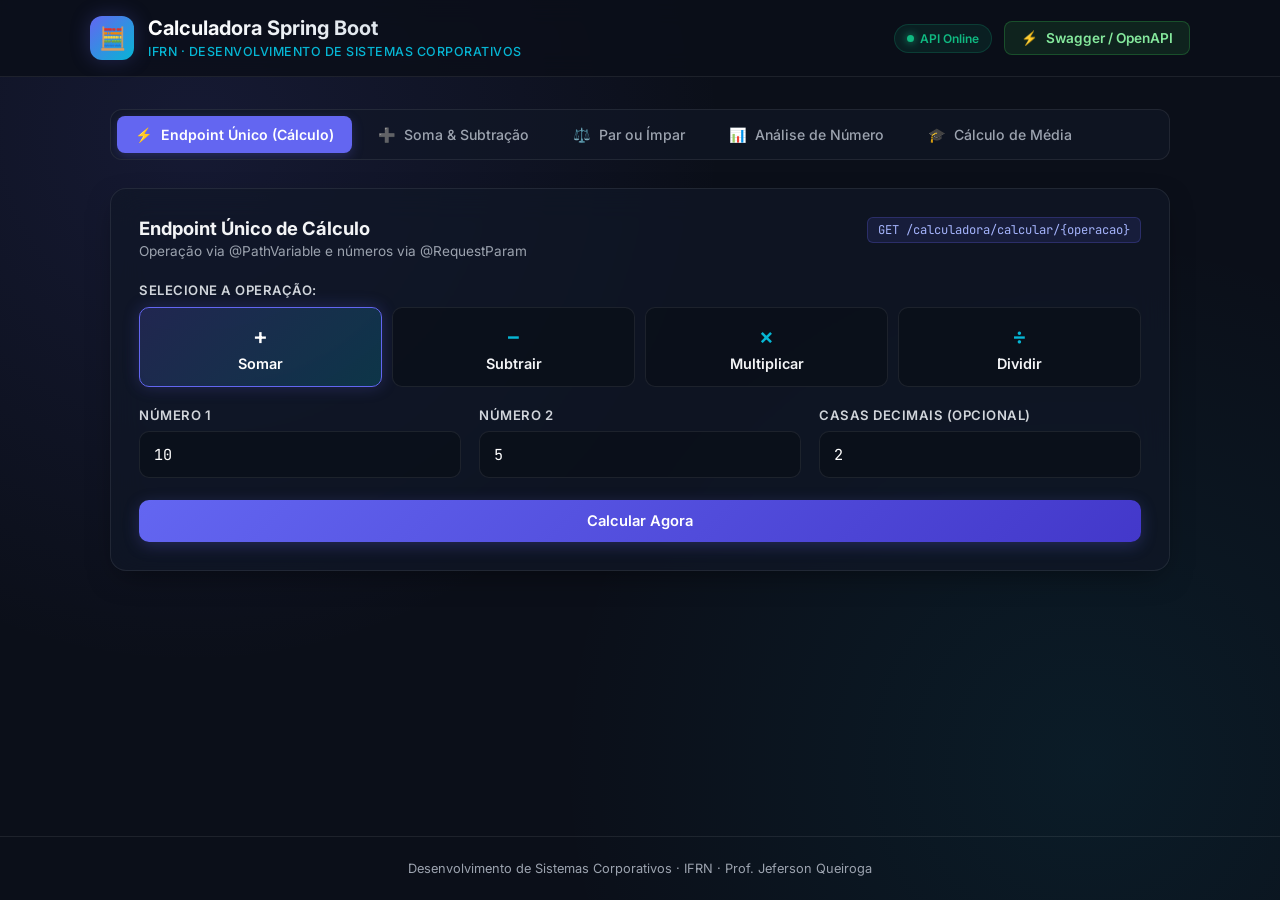
<file: src/main/resources/static/index.html>
<!DOCTYPE html>
<html lang="pt-BR">
<head>
    <meta charset="UTF-8">
    <meta name="viewport" content="width=device-width, initial-scale=1.0">
    <title>Calculadora API — IFRN DSC</title>
    <link rel="preconnect" href="https://fonts.googleapis.com">
    <link rel="preconnect" href="https://fonts.gstatic.com" crossorigin>
    <link href="https://fonts.googleapis.com/css2?family=Inter:wght@300;400;500;600;700;800&family=JetBrains+Mono:wght@400;500;600&display=swap" rel="stylesheet">
    <style>
        :root {
            --bg-primary: #0b0f19;
            --bg-secondary: #111827;
            --bg-card: rgba(17, 24, 39, 0.7);
            --border-color: rgba(255, 255, 255, 0.08);
            --border-hover: rgba(99, 102, 241, 0.4);
            --primary: #6366f1;
            --primary-hover: #4f46e5;
            --primary-glow: rgba(99, 102, 241, 0.25);
            --accent: #06b6d4;
            --success: #10b981;
            --warning: #f59e0b;
            --danger: #ef4444;
            --text-main: #f3f4f6;
            --text-muted: #9ca3af;
            --radius-lg: 16px;
            --radius-md: 10px;
            --shadow-card: 0 10px 30px -10px rgba(0, 0, 0, 0.5);
        }

        * {
            margin: 0;
            padding: 0;
            box-sizing: border-box;
            font-family: 'Inter', -apple-system, BlinkMacSystemFont, sans-serif;
        }

        body {
            background-color: var(--bg-primary);
            color: var(--text-main);
            min-height: 100vh;
            display: flex;
            flex-direction: column;
            background-image: 
                radial-gradient(circle at 15% 15%, rgba(99, 102, 241, 0.12) 0%, transparent 40%),
                radial-gradient(circle at 85% 85%, rgba(6, 182, 212, 0.08) 0%, transparent 40%);
            background-attachment: fixed;
        }

        /* Header */
        header {
            border-bottom: 1px solid var(--border-color);
            background: rgba(11, 15, 25, 0.85);
            backdrop-filter: blur(12px);
            position: sticky;
            top: 0;
            z-index: 50;
            padding: 16px 24px;
        }

        .header-container {
            max-width: 1100px;
            margin: 0 auto;
            display: flex;
            align-items: center;
            justify-content: space-between;
            flex-wrap: wrap;
            gap: 16px;
        }

        .logo-area {
            display: flex;
            align-items: center;
            gap: 14px;
        }

        .logo-badge {
            background: linear-gradient(135deg, var(--primary), var(--accent));
            width: 44px;
            height: 44px;
            border-radius: 12px;
            display: flex;
            align-items: center;
            justify-content: center;
            box-shadow: 0 0 20px var(--primary-glow);
            font-size: 22px;
        }

        .logo-text h1 {
            font-size: 1.25rem;
            font-weight: 700;
            background: linear-gradient(to right, #fff, #cbd5e1);
            -webkit-background-clip: text;
            -webkit-text-fill-color: transparent;
        }

        .logo-text span {
            font-size: 0.78rem;
            color: var(--accent);
            font-weight: 500;
            letter-spacing: 0.5px;
        }

        .header-actions {
            display: flex;
            align-items: center;
            gap: 12px;
        }

        .btn-swagger {
            display: inline-flex;
            align-items: center;
            gap: 8px;
            padding: 8px 16px;
            border-radius: 8px;
            font-size: 0.85rem;
            font-weight: 600;
            text-decoration: none;
            color: #85e89d;
            background: rgba(46, 160, 67, 0.15);
            border: 1px solid rgba(46, 160, 67, 0.35);
            transition: all 0.2s ease;
        }

        .btn-swagger:hover {
            background: rgba(46, 160, 67, 0.25);
            border-color: #2ea043;
            transform: translateY(-1px);
        }

        .status-pill {
            display: inline-flex;
            align-items: center;
            gap: 6px;
            padding: 6px 12px;
            border-radius: 999px;
            font-size: 0.75rem;
            font-weight: 600;
            background: rgba(16, 185, 129, 0.1);
            color: var(--success);
            border: 1px solid rgba(16, 185, 129, 0.2);
        }

        .status-dot {
            width: 7px;
            height: 7px;
            border-radius: 50%;
            background: var(--success);
            box-shadow: 0 0 8px var(--success);
            animation: pulse 2s infinite;
        }

        @keyframes pulse {
            0%, 100% { opacity: 1; }
            50% { opacity: 0.4; }
        }

        /* Main container */
        main {
            max-width: 1100px;
            margin: 0 auto;
            padding: 32px 20px 60px;
            width: 100%;
            flex: 1;
        }

        /* Navigation Tabs */
        .tabs {
            display: flex;
            gap: 8px;
            padding: 6px;
            background: rgba(17, 24, 39, 0.6);
            border: 1px solid var(--border-color);
            border-radius: 12px;
            margin-bottom: 28px;
            overflow-x: auto;
            scrollbar-width: none;
        }

        .tabs::-webkit-scrollbar {
            display: none;
        }

        .tab-btn {
            background: transparent;
            border: none;
            color: var(--text-muted);
            padding: 10px 18px;
            border-radius: 8px;
            font-size: 0.88rem;
            font-weight: 500;
            cursor: pointer;
            transition: all 0.2s;
            white-space: nowrap;
            display: flex;
            align-items: center;
            gap: 8px;
        }

        .tab-btn:hover {
            color: var(--text-main);
            background: rgba(255, 255, 255, 0.04);
        }

        .tab-btn.active {
            color: #fff;
            background: var(--primary);
            box-shadow: 0 4px 12px var(--primary-glow);
            font-weight: 600;
        }

        /* Tab Content Panel */
        .tab-panel {
            display: none;
            animation: fadeIn 0.3s ease;
        }

        .tab-panel.active {
            display: block;
        }

        @keyframes fadeIn {
            from { opacity: 0; transform: translateY(6px); }
            to { opacity: 1; transform: translateY(0); }
        }

        /* Card Layout */
        .card {
            background: var(--bg-card);
            border: 1px solid var(--border-color);
            border-radius: var(--radius-lg);
            padding: 28px;
            box-shadow: var(--shadow-card);
            backdrop-filter: blur(16px);
            margin-bottom: 24px;
        }

        .card-header {
            margin-bottom: 20px;
            display: flex;
            justify-content: space-between;
            align-items: flex-start;
            gap: 12px;
            flex-wrap: wrap;
        }

        .card-title {
            font-size: 1.15rem;
            font-weight: 700;
            display: flex;
            align-items: center;
            gap: 10px;
        }

        .card-desc {
            color: var(--text-muted);
            font-size: 0.85rem;
            margin-top: 4px;
        }

        .badge-endpoint {
            font-family: 'JetBrains Mono', monospace;
            font-size: 0.76rem;
            padding: 4px 10px;
            border-radius: 6px;
            background: rgba(99, 102, 241, 0.12);
            border: 1px solid rgba(99, 102, 241, 0.25);
            color: #a5b4fc;
        }

        /* Form elements */
        .form-grid {
            display: grid;
            grid-template-columns: repeat(auto-fit, minmax(200px, 1fr));
            gap: 18px;
            margin-bottom: 22px;
        }

        .form-group {
            display: flex;
            flex-direction: column;
            gap: 8px;
        }

        label {
            font-size: 0.82rem;
            font-weight: 600;
            color: #d1d5db;
            text-transform: uppercase;
            letter-spacing: 0.5px;
        }

        input[type="number"], select {
            background: rgba(11, 15, 25, 0.8);
            border: 1px solid var(--border-color);
            color: #fff;
            padding: 12px 14px;
            border-radius: var(--radius-md);
            font-size: 0.95rem;
            outline: none;
            transition: all 0.2s ease;
            font-family: 'JetBrains Mono', monospace;
        }

        input[type="number"]:focus, select:focus {
            border-color: var(--primary);
            box-shadow: 0 0 0 3px var(--primary-glow);
        }

        /* Operation Selector Buttons */
        .op-buttons {
            display: grid;
            grid-template-columns: repeat(4, 1fr);
            gap: 10px;
            margin-bottom: 20px;
        }

        .op-btn {
            background: rgba(11, 15, 25, 0.8);
            border: 1px solid var(--border-color);
            color: var(--text-main);
            padding: 14px 10px;
            border-radius: var(--radius-md);
            cursor: pointer;
            display: flex;
            flex-direction: column;
            align-items: center;
            gap: 6px;
            font-weight: 600;
            font-size: 0.9rem;
            transition: all 0.2s;
        }

        .op-btn .op-symbol {
            font-size: 1.4rem;
            color: var(--accent);
        }

        .op-btn:hover {
            border-color: var(--border-hover);
            transform: translateY(-2px);
        }

        .op-btn.selected {
            background: linear-gradient(135deg, rgba(99, 102, 241, 0.2), rgba(6, 182, 212, 0.2));
            border-color: var(--primary);
            color: #fff;
            box-shadow: 0 0 16px var(--primary-glow);
        }

        .op-btn.selected .op-symbol {
            color: #fff;
        }

        /* Action Buttons */
        .btn-submit {
            background: linear-gradient(135deg, var(--primary), #4338ca);
            color: #fff;
            border: none;
            padding: 12px 24px;
            border-radius: var(--radius-md);
            font-weight: 600;
            font-size: 0.92rem;
            cursor: pointer;
            display: inline-flex;
            align-items: center;
            justify-content: center;
            gap: 8px;
            transition: all 0.2s ease;
            width: 100%;
            box-shadow: 0 4px 16px var(--primary-glow);
        }

        .btn-submit:hover {
            transform: translateY(-2px);
            box-shadow: 0 6px 20px var(--primary-glow);
        }

        .btn-submit:active {
            transform: translateY(0);
        }

        /* Result Display Box */
        .result-box {
            margin-top: 24px;
            background: rgba(11, 15, 25, 0.95);
            border: 1px solid var(--border-color);
            border-radius: var(--radius-md);
            overflow: hidden;
            transition: all 0.3s ease;
        }

        .result-box-header {
            display: flex;
            align-items: center;
            justify-content: space-between;
            padding: 10px 16px;
            background: rgba(255, 255, 255, 0.03);
            border-bottom: 1px solid var(--border-color);
            font-size: 0.78rem;
            color: var(--text-muted);
        }

        .request-url {
            font-family: 'JetBrains Mono', monospace;
            color: var(--accent);
            word-break: break-all;
            padding: 8px 16px;
            background: rgba(6, 182, 212, 0.05);
            border-bottom: 1px solid var(--border-color);
            font-size: 0.8rem;
            display: flex;
            align-items: center;
            gap: 8px;
        }

        .method-tag {
            background: rgba(16, 185, 129, 0.2);
            color: var(--success);
            padding: 2px 6px;
            border-radius: 4px;
            font-weight: 700;
            font-size: 0.72rem;
        }

        .result-content {
            padding: 18px;
            font-family: 'JetBrains Mono', monospace;
            font-size: 0.95rem;
            white-space: pre-wrap;
            line-height: 1.6;
            color: #f1f5f9;
        }

        /* Metric Cards for Analysis */
        .metrics-grid {
            display: grid;
            grid-template-columns: repeat(auto-fit, minmax(160px, 1fr));
            gap: 14px;
            margin-top: 20px;
        }

        .metric-card {
            background: rgba(11, 15, 25, 0.7);
            border: 1px solid var(--border-color);
            border-radius: var(--radius-md);
            padding: 16px;
            display: flex;
            flex-direction: column;
            gap: 6px;
            transition: all 0.2s;
        }

        .metric-card:hover {
            border-color: var(--border-hover);
            transform: translateY(-2px);
        }

        .metric-label {
            font-size: 0.72rem;
            color: var(--text-muted);
            text-transform: uppercase;
            letter-spacing: 0.5px;
            font-weight: 600;
        }

        .metric-value {
            font-size: 1.25rem;
            font-weight: 700;
            font-family: 'JetBrains Mono', monospace;
            color: var(--accent);
        }

        /* Grade Status Banner */
        .status-banner {
            margin-top: 18px;
            padding: 18px;
            border-radius: var(--radius-md);
            display: flex;
            align-items: center;
            justify-content: space-between;
            font-weight: 700;
            font-size: 1.1rem;
            border: 1px solid transparent;
        }

        .status-banner.aprovado {
            background: rgba(16, 185, 129, 0.15);
            border-color: rgba(16, 185, 129, 0.4);
            color: #34d399;
        }

        .status-banner.recuperacao {
            background: rgba(245, 158, 11, 0.15);
            border-color: rgba(245, 158, 11, 0.4);
            color: #fbbf24;
        }

        .status-banner.reprovado {
            background: rgba(239, 68, 68, 0.15);
            border-color: rgba(239, 68, 68, 0.4);
            color: #f87171;
        }

        /* Footer */
        footer {
            margin-top: auto;
            text-align: center;
            padding: 24px;
            border-top: 1px solid var(--border-color);
            color: var(--text-muted);
            font-size: 0.8rem;
        }

        @media (max-width: 640px) {
            .op-buttons {
                grid-template-columns: repeat(2, 1fr);
            }
        }
    </style>
</head>
<body>

    <header>
        <div class="header-container">
            <div class="logo-area">
                <div class="logo-badge">🧮</div>
                <div class="logo-text">
                    <h1>Calculadora Spring Boot</h1>
                    <span>IFRN · DESENVOLVIMENTO DE SISTEMAS CORPORATIVOS</span>
                </div>
            </div>
            <div class="header-actions">
                <div class="status-pill">
                    <span class="status-dot"></span>
                    API Online
                </div>
                <a href="/swagger-ui/index.html" target="_blank" class="btn-swagger">
                    <span>⚡</span> Swagger / OpenAPI
                </a>
            </div>
        </div>
    </header>

    <main>
        <!-- Tabs Navigation -->
        <nav class="tabs" role="tablist">
            <button class="tab-btn active" onclick="switchTab('tab-calcular')">
                <span>⚡</span> Endpoint Único (Cálculo)
            </button>
            <button class="tab-btn" onclick="switchTab('tab-diretos')">
                <span>➕</span> Soma & Subtração
            </button>
            <button class="tab-btn" onclick="switchTab('tab-par-impar')">
                <span>⚖️</span> Par ou Ímpar
            </button>
            <button class="tab-btn" onclick="switchTab('tab-analise')">
                <span>📊</span> Análise de Número
            </button>
            <button class="tab-btn" onclick="switchTab('tab-media')">
                <span>🎓</span> Cálculo de Média
            </button>
        </nav>

        <!-- Tab 1: Endpoint Único -->
        <section id="tab-calcular" class="tab-panel active">
            <div class="card">
                <div class="card-header">
                    <div>
                        <div class="card-title">Endpoint Único de Cálculo</div>
                        <div class="card-desc">Operação via <code>@PathVariable</code> e números via <code>@RequestParam</code></div>
                    </div>
                    <span class="badge-endpoint">GET /calculadora/calcular/{operacao}</span>
                </div>

                <label>Selecione a Operação:</label>
                <div class="op-buttons" style="margin-top: 8px;">
                    <button type="button" class="op-btn selected" data-op="somar" onclick="selectOp(this, 'somar')">
                        <span class="op-symbol">+</span>
                        <span>Somar</span>
                    </button>
                    <button type="button" class="op-btn" data-op="subtrair" onclick="selectOp(this, 'subtrair')">
                        <span class="op-symbol">−</span>
                        <span>Subtrair</span>
                    </button>
                    <button type="button" class="op-btn" data-op="multiplicar" onclick="selectOp(this, 'multiplicar')">
                        <span class="op-symbol">×</span>
                        <span>Multiplicar</span>
                    </button>
                    <button type="button" class="op-btn" data-op="dividir" onclick="selectOp(this, 'dividir')">
                        <span class="op-symbol">÷</span>
                        <span>Dividir</span>
                    </button>
                </div>

                <div class="form-grid">
                    <div class="form-group">
                        <label for="calc-num1">Número 1</label>
                        <input type="number" id="calc-num1" value="10" step="any">
                    </div>
                    <div class="form-group">
                        <label for="calc-num2">Número 2</label>
                        <input type="number" id="calc-num2" value="5" step="any">
                    </div>
                    <div class="form-group">
                        <label for="calc-casas">Casas Decimais (Opcional)</label>
                        <input type="number" id="calc-casas" value="2" min="0" max="10">
                    </div>
                </div>

                <button class="btn-submit" onclick="executarCalculoUnico()">
                    <span>Calcular Agora</span>
                </button>

                <div id="result-box-calcular" class="result-box" style="display: none;">
                    <div class="request-url">
                        <span class="method-tag">GET</span>
                        <span id="url-calcular"></span>
                    </div>
                    <div class="result-content" id="content-calcular"></div>
                </div>
            </div>
        </section>

        <!-- Tab 2: Soma & Subtração Diretas -->
        <section id="tab-diretos" class="tab-panel">
            <div style="display: grid; grid-template-columns: repeat(auto-fit, minmax(320px, 1fr)); gap: 20px;">
                <!-- Soma -->
                <div class="card">
                    <div class="card-header">
                        <div>
                            <div class="card-title">1. Soma com @PathVariable</div>
                            <div class="card-desc">Parâmetros passados diretamente na rota</div>
                        </div>
                        <span class="badge-endpoint">GET /somar/{n1}/{n2}</span>
                    </div>

                    <div class="form-grid">
                        <div class="form-group">
                            <label for="soma-num1">Número 1</label>
                            <input type="number" id="soma-num1" value="10" step="any">
                        </div>
                        <div class="form-group">
                            <label for="soma-num2">Número 2</label>
                            <input type="number" id="soma-num2" value="5" step="any">
                        </div>
                    </div>

                    <button class="btn-submit" onclick="executarSoma()">Somar</button>

                    <div id="result-box-soma" class="result-box" style="display: none;">
                        <div class="request-url">
                            <span class="method-tag">GET</span>
                            <span id="url-soma"></span>
                        </div>
                        <div class="result-content" id="content-soma"></div>
                    </div>
                </div>

                <!-- Subtração -->
                <div class="card">
                    <div class="card-header">
                        <div>
                            <div class="card-title">2. Subtração com @RequestParam</div>
                            <div class="card-desc">Parâmetros passados via query string</div>
                        </div>
                        <span class="badge-endpoint">GET /subtrair?numero1=..&numero2=..</span>
                    </div>

                    <div class="form-grid">
                        <div class="form-group">
                            <label for="sub-num1">Número 1</label>
                            <input type="number" id="sub-num1" value="20" step="any">
                        </div>
                        <div class="form-group">
                            <label for="sub-num2">Número 2</label>
                            <input type="number" id="sub-num2" value="8" step="any">
                        </div>
                    </div>

                    <button class="btn-submit" onclick="executarSubtracao()">Subtrair</button>

                    <div id="result-box-sub" class="result-box" style="display: none;">
                        <div class="request-url">
                            <span class="method-tag">GET</span>
                            <span id="url-sub"></span>
                        </div>
                        <div class="result-content" id="content-sub"></div>
                    </div>
                </div>
            </div>
        </section>

        <!-- Tab 3: Par ou Ímpar -->
        <section id="tab-par-impar" class="tab-panel">
            <div class="card">
                <div class="card-header">
                    <div>
                        <div class="card-title">4. Verificação de Par ou Ímpar</div>
                        <div class="card-desc">Recebe um número inteiro via <code>@PathVariable</code></div>
                    </div>
                    <span class="badge-endpoint">GET /calculadora/par-ou-impar/{numero}</span>
                </div>

                <div class="form-group" style="max-width: 320px; margin-bottom: 20px;">
                    <label for="par-num">Digite um Número</label>
                    <input type="number" id="par-num" value="10" step="1">
                </div>

                <button class="btn-submit" style="max-width: 320px;" onclick="executarParOuImpar()">Verificar</button>

                <div id="result-box-par" class="result-box" style="display: none; max-width: 480px;">
                    <div class="request-url">
                        <span class="method-tag">GET</span>
                        <span id="url-par"></span>
                    </div>
                    <div class="result-content" style="font-size: 1.8rem; font-weight: 800; text-align: center; color: var(--accent);" id="content-par"></div>
                </div>
            </div>
        </section>

        <!-- Tab 4: Análise de Número -->
        <section id="tab-analise" class="tab-panel">
            <div class="card">
                <div class="card-header">
                    <div>
                        <div class="card-title">5. Análise Completa de Número</div>
                        <div class="card-desc">Calcula paridade, sinal, dobro, metade e quadrado</div>
                    </div>
                    <span class="badge-endpoint">GET /calculadora/analisar/{numero}</span>
                </div>

                <div class="form-group" style="max-width: 320px; margin-bottom: 20px;">
                    <label for="analise-num">Número para Análise</label>
                    <input type="number" id="analise-num" value="10" step="any">
                </div>

                <button class="btn-submit" style="max-width: 320px;" onclick="executarAnalise()">Analisar</button>

                <div id="result-box-analise" class="result-box" style="display: none;">
                    <div class="request-url">
                        <span class="method-tag">GET</span>
                        <span id="url-analise"></span>
                    </div>
                    <div class="result-content" id="content-analise" style="margin-bottom: 12px;"></div>
                </div>

                <div id="metrics-analise" class="metrics-grid" style="display: none;">
                    <div class="metric-card">
                        <span class="metric-label">Paridade</span>
                        <span class="metric-value" id="metric-paridade">-</span>
                    </div>
                    <div class="metric-card">
                        <span class="metric-label">Sinal</span>
                        <span class="metric-value" id="metric-sinal">-</span>
                    </div>
                    <div class="metric-card">
                        <span class="metric-label">Dobro</span>
                        <span class="metric-value" id="metric-dobro">-</span>
                    </div>
                    <div class="metric-card">
                        <span class="metric-label">Metade</span>
                        <span class="metric-value" id="metric-metade">-</span>
                    </div>
                    <div class="metric-card">
                        <span class="metric-label">Quadrado</span>
                        <span class="metric-value" id="metric-quadrado">-</span>
                    </div>
                </div>
            </div>
        </section>

        <!-- Tab 5: Média de Notas -->
        <section id="tab-media" class="tab-panel">
            <div class="card">
                <div class="card-header">
                    <div>
                        <div class="card-title">6. Desafio — Cálculo de Média Escolar</div>
                        <div class="card-desc">Recebe 3 notas por <code>@RequestParam</code> e avalia a situação escolar</div>
                    </div>
                    <span class="badge-endpoint">GET /calculadora/media?nota1=..&nota2=..&nota3=..</span>
                </div>

                <div class="form-grid" style="grid-template-columns: repeat(3, 1fr);">
                    <div class="form-group">
                        <label for="nota1">Nota 1</label>
                        <input type="number" id="nota1" value="7" min="0" max="10" step="0.1">
                    </div>
                    <div class="form-group">
                        <label for="nota2">Nota 2</label>
                        <input type="number" id="nota2" value="8" min="0" max="10" step="0.1">
                    </div>
                    <div class="form-group">
                        <label for="nota3">Nota 3</label>
                        <input type="number" id="nota3" value="6" min="0" max="10" step="0.1">
                    </div>
                </div>

                <button class="btn-submit" onclick="executarMedia()">Calcular Média</button>

                <div id="result-box-media" class="result-box" style="display: none;">
                    <div class="request-url">
                        <span class="method-tag">GET</span>
                        <span id="url-media"></span>
                    </div>
                    <div class="result-content" id="content-media"></div>
                </div>

                <div id="banner-media" class="status-banner" style="display: none;">
                    <span id="banner-text"></span>
                    <span id="banner-badge" style="font-size: 0.9rem; padding: 4px 12px; border-radius: 999px; background: rgba(255,255,255,0.1);"></span>
                </div>
            </div>
        </section>
    </main>

    <footer>
        Desenvolvimento de Sistemas Corporativos · IFRN · Prof. Jeferson Queiroga
    </footer>

    <script>
        let currentOp = 'somar';

        function switchTab(tabId) {
            document.querySelectorAll('.tab-btn').forEach(btn => btn.classList.remove('active'));
            document.querySelectorAll('.tab-panel').forEach(panel => panel.classList.remove('active'));

            const targetBtn = Array.from(document.querySelectorAll('.tab-btn')).find(b => b.getAttribute('onclick').includes(tabId));
            if (targetBtn) targetBtn.classList.add('active');
            
            const targetPanel = document.getElementById(tabId);
            if (targetPanel) targetPanel.classList.add('active');
        }

        function selectOp(button, op) {
            document.querySelectorAll('.op-btn').forEach(btn => btn.classList.remove('selected'));
            button.classList.add('selected');
            currentOp = op;
        }

        async function fetchEndpoint(url, boxId, urlSpanId, contentId) {
            const box = document.getElementById(boxId);
            const urlSpan = document.getElementById(urlSpanId);
            const content = document.getElementById(contentId);

            box.style.display = 'block';
            urlSpan.textContent = url;
            content.textContent = 'Carregando...';

            try {
                const response = await fetch(url);
                const text = await response.text();
                content.textContent = text;
                return text;
            } catch (error) {
                content.textContent = 'Erro ao conectar à API: ' + error.message;
                return null;
            }
        }

        // 1. Endpoint Único
        function executarCalculoUnico() {
            const num1 = document.getElementById('calc-num1').value;
            const num2 = document.getElementById('calc-num2').value;
            const casas = document.getElementById('calc-casas').value;

            let url = `/calculadora/calcular/${currentOp}?numero1=${encodeURIComponent(num1)}&numero2=${encodeURIComponent(num2)}`;
            if (casas !== '' && casas !== '2') {
                url += `&casasDecimais=${encodeURIComponent(casas)}`;
            }

            fetchEndpoint(url, 'result-box-calcular', 'url-calcular', 'content-calcular');
        }

        // 2. Soma
        function executarSoma() {
            const num1 = document.getElementById('soma-num1').value;
            const num2 = document.getElementById('soma-num2').value;
            const url = `/calculadora/somar/${encodeURIComponent(num1)}/${encodeURIComponent(num2)}`;
            fetchEndpoint(url, 'result-box-soma', 'url-soma', 'content-soma');
        }

        // 3. Subtração
        function executarSubtracao() {
            const num1 = document.getElementById('sub-num1').value;
            const num2 = document.getElementById('sub-num2').value;
            const url = `/calculadora/subtrair?numero1=${encodeURIComponent(num1)}&numero2=${encodeURIComponent(num2)}`;
            fetchEndpoint(url, 'result-box-sub', 'url-sub', 'content-sub');
        }

        // 4. Par ou Ímpar
        function executarParOuImpar() {
            const num = document.getElementById('par-num').value;
            const url = `/calculadora/par-ou-impar/${encodeURIComponent(num)}`;
            fetchEndpoint(url, 'result-box-par', 'url-par', 'content-par');
        }

        // 5. Análise de Número
        async function executarAnalise() {
            const num = document.getElementById('analise-num').value;
            const url = `/calculadora/analisar/${encodeURIComponent(num)}`;
            const text = await fetchEndpoint(url, 'result-box-analise', 'url-analise', 'content-analise');

            if (text) {
                const lines = text.split('\n');
                const data = {};
                lines.forEach(line => {
                    const parts = line.split(':');
                    if (parts.length >= 2) {
                        data[parts[0].trim()] = parts.slice(1).join(':').trim();
                    }
                });

                document.getElementById('metric-paridade').textContent = data['Par ou ímpar'] || '-';
                document.getElementById('metric-sinal').textContent = data['Positivo, negativo ou zero'] || '-';
                document.getElementById('metric-dobro').textContent = data['Dobro'] || '-';
                document.getElementById('metric-metade').textContent = data['Metade'] || '-';
                document.getElementById('metric-quadrado').textContent = data['Quadrado'] || '-';

                document.getElementById('metrics-analise').style.display = 'grid';
            }
        }

        // 6. Média
        async function executarMedia() {
            const n1 = document.getElementById('nota1').value;
            const n2 = document.getElementById('nota2').value;
            const n3 = document.getElementById('nota3').value;

            const url = `/calculadora/media?nota1=${encodeURIComponent(n1)}&nota2=${encodeURIComponent(n2)}&nota3=${encodeURIComponent(n3)}`;
            const text = await fetchEndpoint(url, 'result-box-media', 'url-media', 'content-media');

            const banner = document.getElementById('banner-media');
            const bannerText = document.getElementById('banner-text');
            const bannerBadge = document.getElementById('banner-badge');

            if (text) {
                banner.className = 'status-banner';
                banner.style.display = 'flex';

                if (text.includes('APROVADO')) {
                    banner.classList.add('aprovado');
                    bannerText.textContent = '🎉 Parabéns! Aluno Aprovado com sucesso.';
                    bannerBadge.textContent = 'MÉDIA >= 7.0';
                } else if (text.includes('RECUPERAÇÃO')) {
                    banner.classList.add('recuperacao');
                    bannerText.textContent = '⚠️ Aluno em Recuperação. Necessita realizar avaliação final.';
                    bannerBadge.textContent = '4.0 <= MÉDIA < 7.0';
                } else {
                    banner.classList.add('reprovado');
                    bannerText.textContent = '❌ Aluno Reprovado.';
                    bannerBadge.textContent = 'MÉDIA < 4.0';
                }
            }
        }
    </script>
</body>
</html>
</file>
